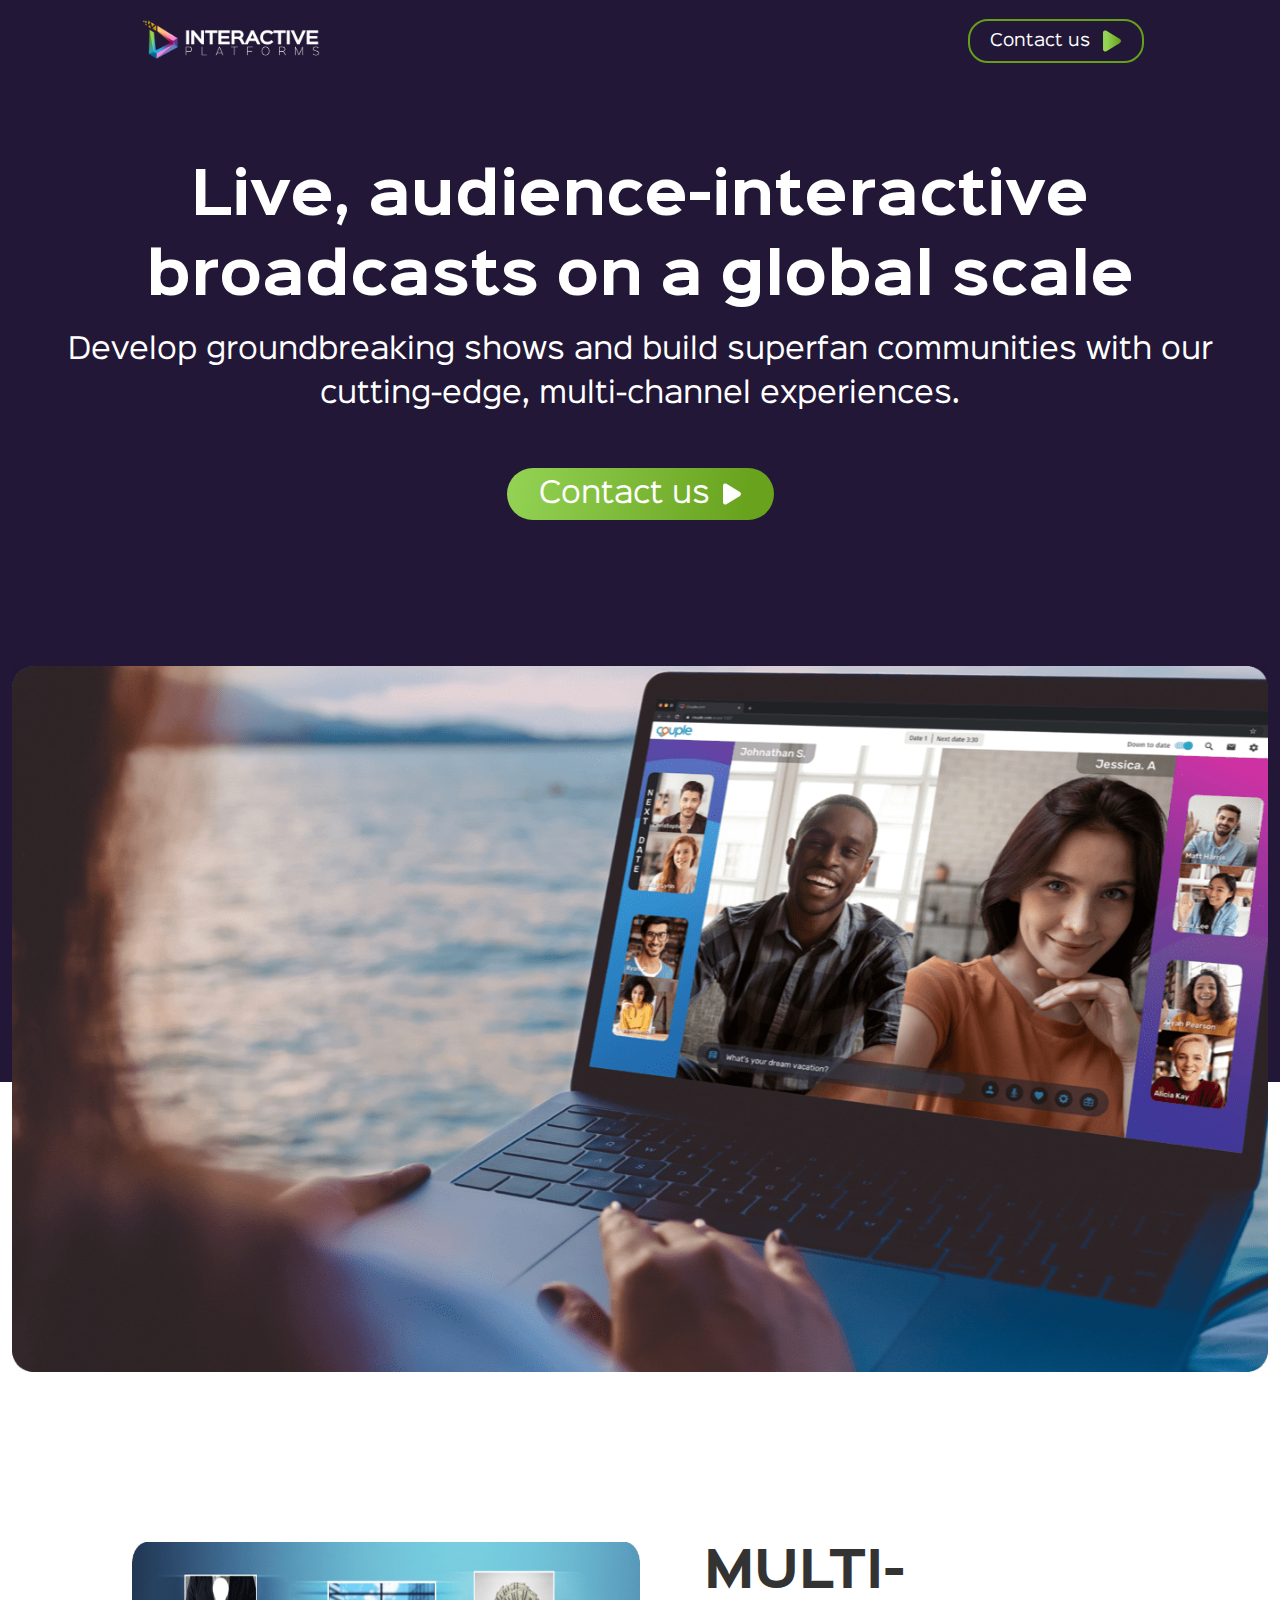
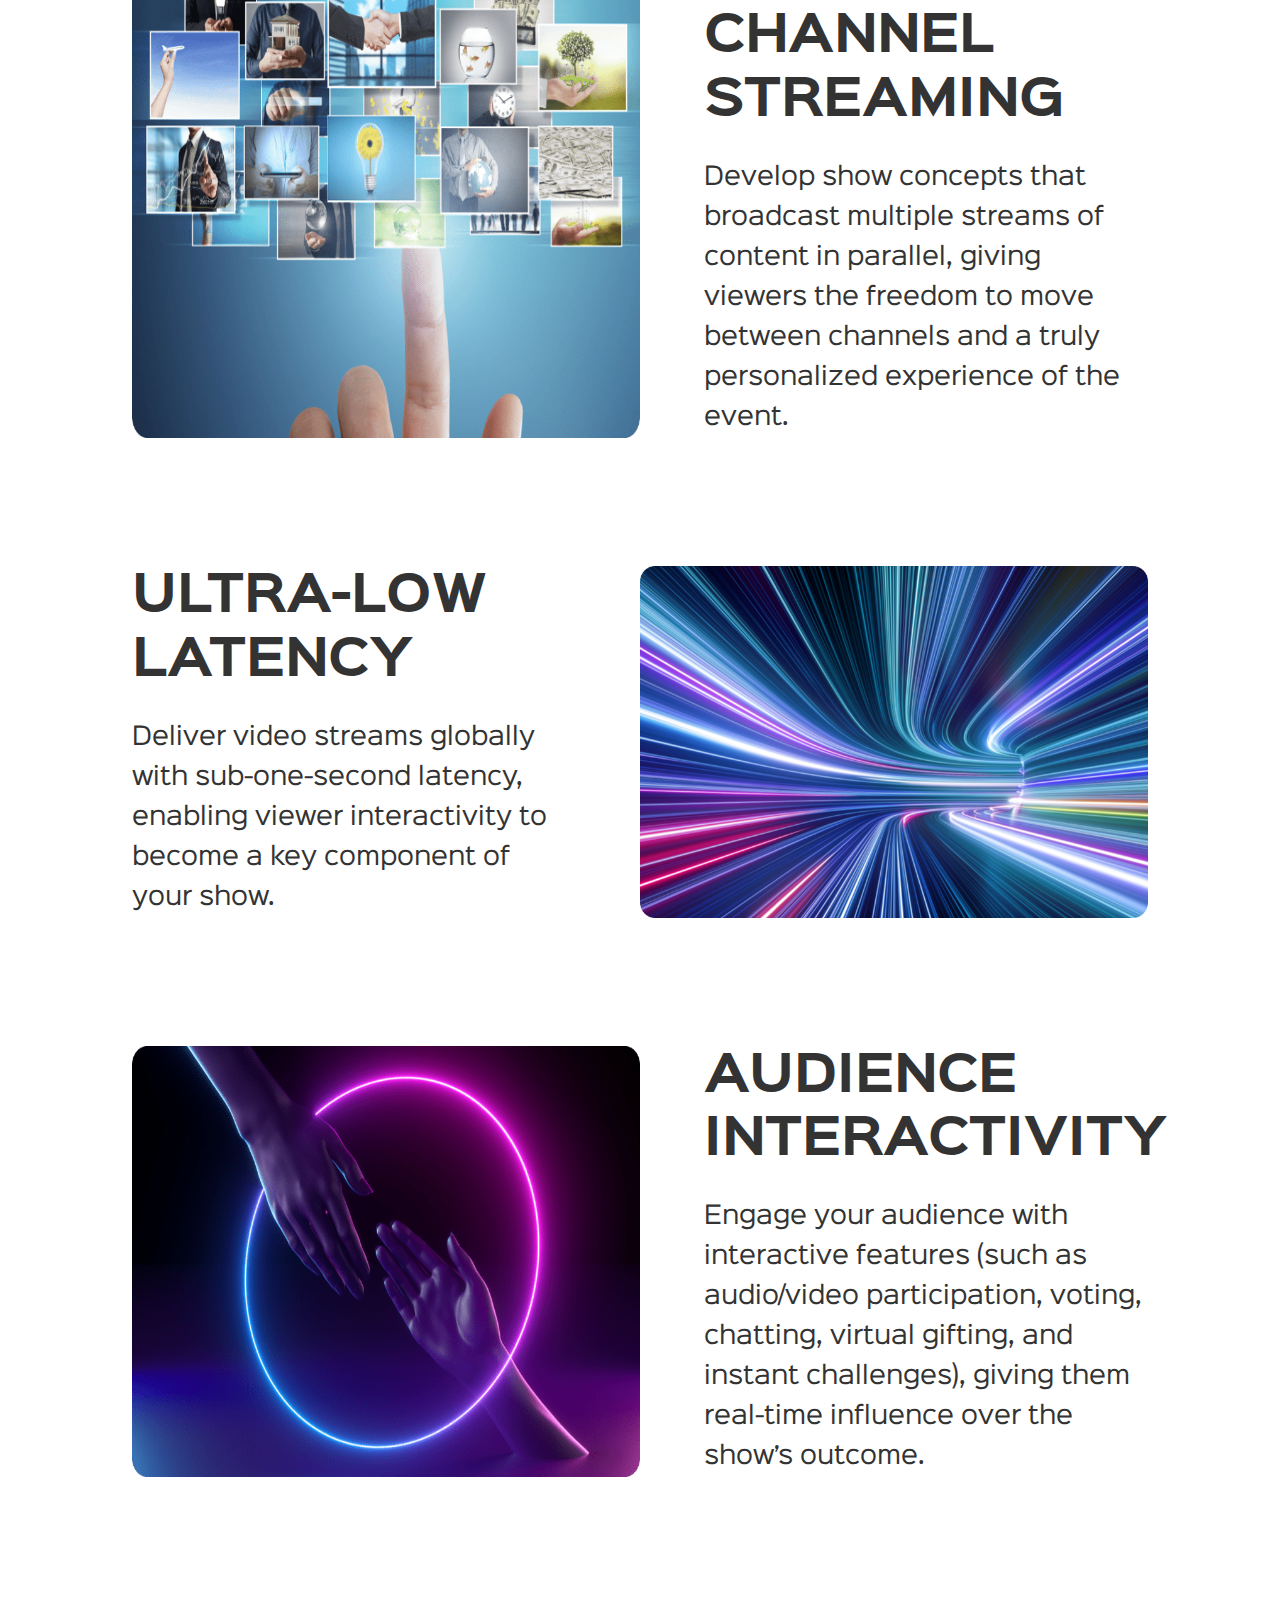
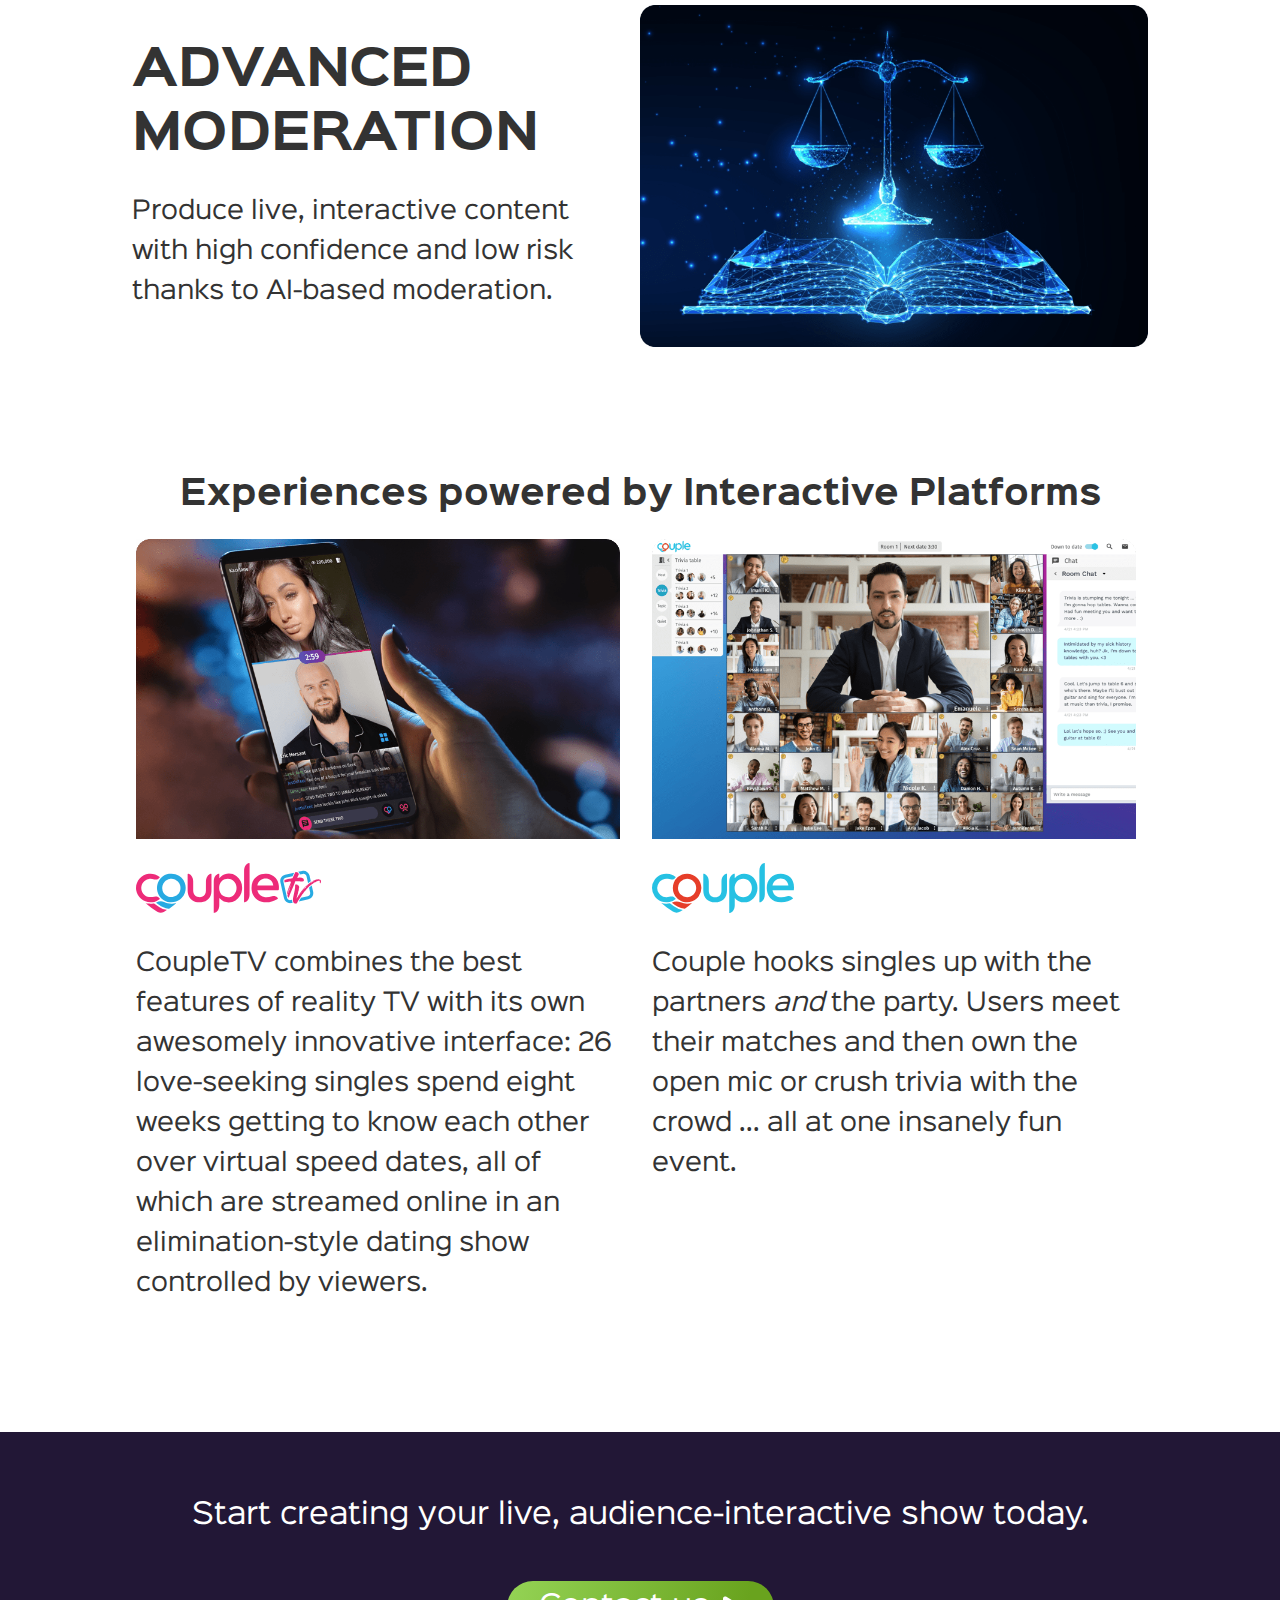
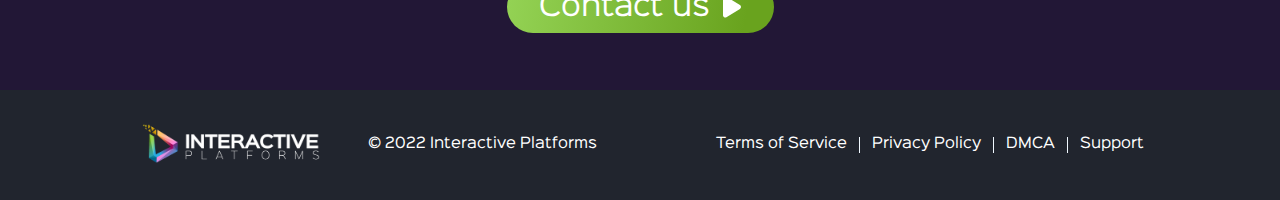
<file: index.html>
<!DOCTYPE html>
<html lang="en">

<head>
    <link rel="stylesheet" href="./css/style.css" type="text/css">
    <meta http-equiv="X-UA-Compatible" content="IE=edge">
    <meta name="viewport" content="width=device-width, initial-scale=1.0">
    <link rel="icon" type="image/x-icon" href="./assets/favicon.ico">
    <title>Home</title>
</head>

<body>
    <header class="header">
        <a href="./index.html">
            <img src="./assets/Logo.png" alt="Logo" class="header-logo">
        </a>
        <div class="contact-button-block">
            <a href="./contact/index.html" class="header-button cpointer">
                <p class="header-contact">Contact us</p>
                <img src="./assets/play-solid-with-gradient.svg" class="contact-img">
            </a>
        </div>
    </header>
    <div class="presentation-block">
        <div class="presentation-content">
            <div class="presentation-content-text">
                <h1 class="presentation-title">Live, audience-interactive broadcasts on a global scale</h1>
                <p class="presentation-text">Develop groundbreaking shows and build superfan communities with
                    our cutting-edge, multi-channel experiences.
                </p>
                <div class="contact-button">
                    <a href="./contact/index.html" class="presentation-button button-top">
                        <p>Contact us</p>
                        <img src="./assets/play-solid-with-gradient — white.svg" class="contact-img " alt="triagle">
                    </a>
                </div>
                <img src="./assets/c-product-desktop-large.png" alt="laptop photo" class="presentation-photo radius-img">
            </div>
        </div>
    </div>
    <div class="advantage">
        <div class="advantage-card">
            <img src="./assets/shutterstock-283857068-copy.png" class="card-img radius-img" alt="photo">
            <div class="card-text-content margin-left">
                <h2 class="card-title">MULTI-CHANNEL STREAMING</h2>
                <p class="card-text">
                    Develop show concepts that broadcast multiple streams of content in parallel, giving viewers the
                    freedom to move between channels and a truly personalized experience of the event.
                </p>
            </div>
        </div>
        <div class="advantage-card reverse">
            <div class="card-text-content margin-right">
                <h2 class="card-title">ULTRA-LOW LATENCY</h2>
                <p class="card-text">
                    Deliver video streams globally with sub-one-second latency, enabling viewer interactivity to become
                    a key component of your show.
                </p>
            </div>
            <img src="./assets/shutterstock-1775250392.png" class="card-img radius-img" alt="photo">
        </div>
        <div class="advantage-card">
            <img src="./assets/shutterstock-1471129031.png" class="card-img radius-img" alt="photo">
            <div class="card-text-content margin-left">
                <h2 class="card-title">AUDIENCE INTERACTIVITY</h2>
                <p class="card-text">
                    Engage your audience with interactive features (such as audio/video participation, voting, chatting,
                    virtual gifting, and instant challenges), giving them real-time influence over the show’s outcome.
                </p>
            </div>
        </div>
        <div class="advantage-card reverse">
            <div class="card-text-content margin-right">
                <h2 class="card-title">ADVANCED MODERATION</h2>
                <p class="card-text">
                    Produce live, interactive content with high confidence and low risk thanks to AI-based moderation.
                </p>
            </div>
            <img src="./assets/shutterstock-2145531139.png" class="card-img radius-img" alt="photo">
        </div>
    </div>
    <div class="experience">
        <div class="experience-title">
            <h2 class="experience-title-text">Experiences powered by Interactive Platforms</h2>
        </div>
        <div class="experience-info">
            <div class="experience-left">
                <img src="./assets/ctv-s-3-episode-5-banner.png" alt="photo">
                <img src="./assets/coupletv.svg" alt="logo" class="experience-logo">
                <p class="experience-text">
                    CoupleTV combines the best features of reality TV with its own awesomely innovative interface: 26
                    love-seeking singles spend eight weeks getting to know each other over virtual speed dates, all of
                    which are streamed online in an elimination-style dating show controlled by viewers.
                </p>
            </div>
            <div class="break"></div>
            <div class="experience-right">
                <img src="./assets/mingle-room-party-2022-pitch.png" alt="photo">
                <img src="./assets/logo_blue.svg" alt="logo" class="experience-logo">
                <p class="experience-text">
                    Couple hooks singles up with the partners <i>and</i>  the party. Users meet their matches and then own the
                    open mic or crush trivia with the crowd ... all at one insanely fun event.
                </p>
            </div>
        </div>
    </div>
    <div class="creating">
        <h2 class="creating-text">Start creating your live, audience-interactive show today.</h2>
        <div class="contact-button">
            <a href="./contact/index.html" class="presentation-button  button-bottom">
                <p>Contact us</p>
                <img src="./assets/play-solid-with-gradient — white.svg" class="contact-img" alt="triagle">
            </a>
        </div>
    </div>
    <footer class="footer">
        <div class="footer-left">
            <a href="./index.html">
                <img src="./assets/Logo.png" alt="Logo" class="header-logo">
            </a>
            <p class="footer-left-text">© 2022 Interactive Platforms</p>
        </div>
        <div class="footer-right">
            <p class="footer-right-text">Terms of Service</p>
            <div class="footer-right-line"></div>
            <p class="footer-right-text">Privacy Policy</p>
            <div class="footer-right-line"></div>
            <p class="footer-right-text">DMCA</p>
            <div class="footer-right-line"></div>
            <p class="footer-right-text">Support</p>
        </div>
    </footer>

</body>

</html>
</file>
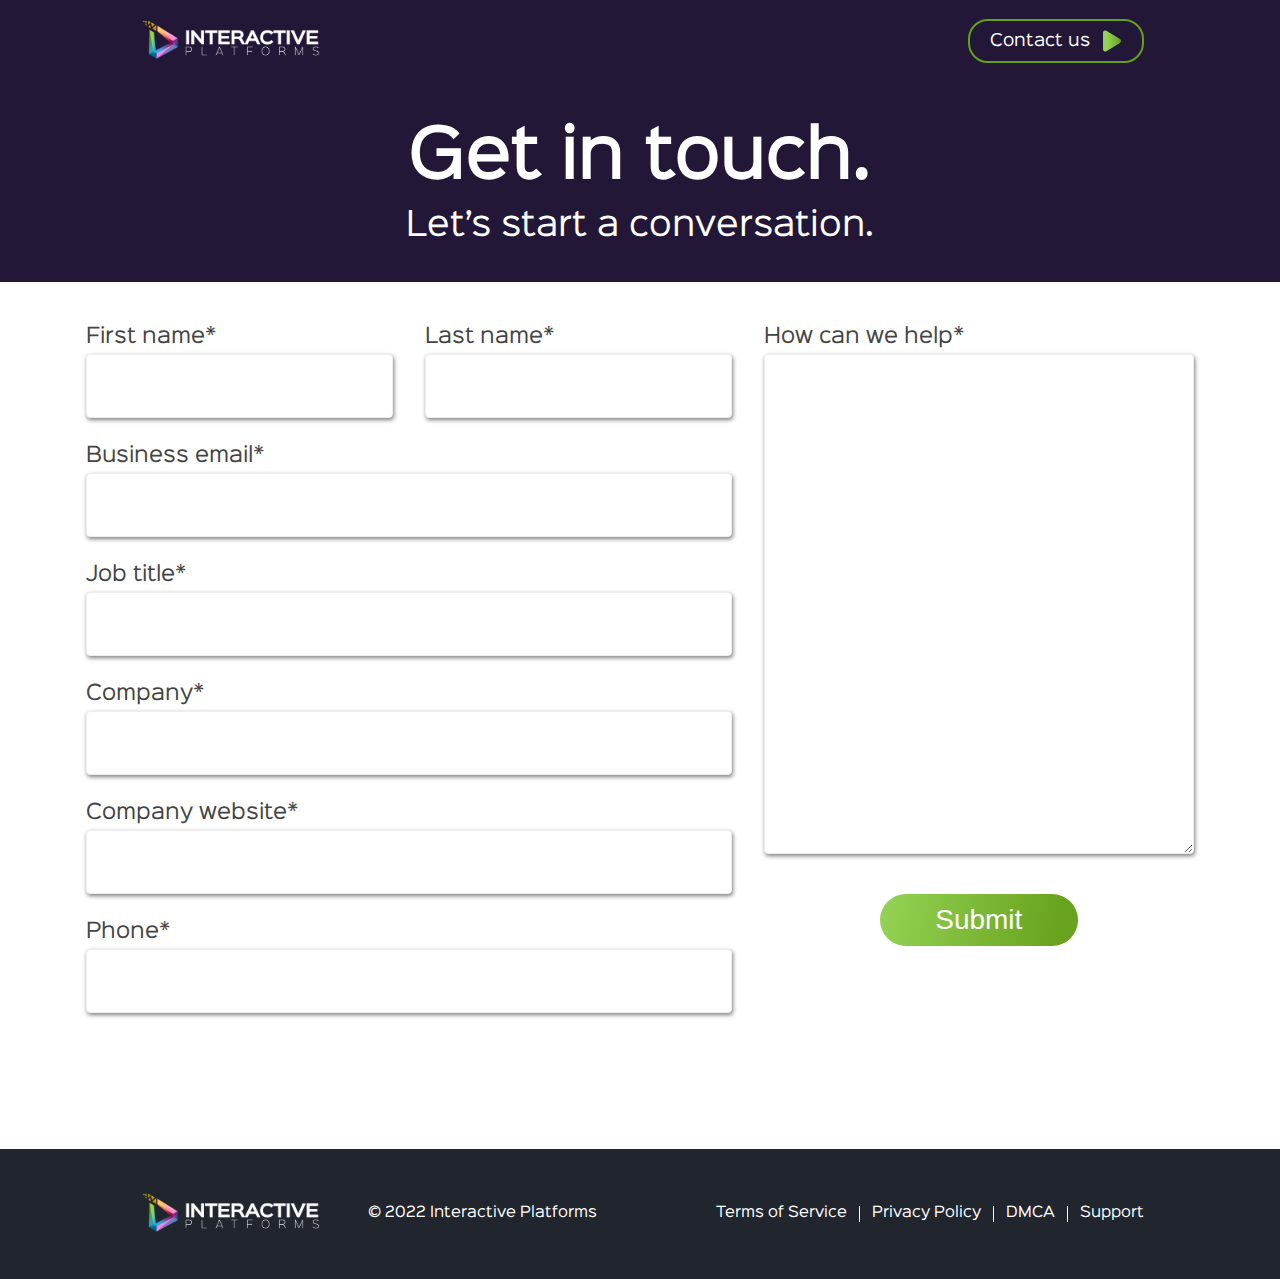
<file: contact/index.html>
<!DOCTYPE html>
<html lang="en">

<head>
    <link rel="stylesheet" href="../css/form.css" type="text/css">
    <meta http-equiv="X-UA-Compatible" content="IE=edge">
    <meta name="viewport" content="width=device-width, initial-scale=1.0">
    <title>Form</title>
    <link rel="icon" type="image/x-icon" href="../assets/favicon.ico">
</head>

<body>
    <header class="header">
        <a href="../index.html"><img src="../assets/Logo.png" alt="Logo" class="header-logo"></a>
        <div class="contact-button-block">
            <a href="../contact/index.html" class="header-button cpointer">
                <p class="header-contact">Contact us</p>
                <img src="../assets/play-solid-with-gradient.svg" class="contact-img">
            </a>
        </div>
    </header>
    <div class="title-for-form">
        <h1 class="form-title">Get in touch.</h1>
        <p class="title-p">Let’s start a conversation.</p>
    </div>
    <form class="form" onsubmit="onSubmitForm(event)">
        <div class="form-left-block">
            <div class="user-information">
                <div class="user-name">
                    <div class="first-name">
                        <label id="fnameLabel" for="fname" class="label-font-style">First name*</label>
                        <input type="text" class="input-left border-style"  id="fname">
                    </div>
                    <div class="break"></div>
                    <div class="last-name">
                        <label id="lnameLabel" for="lname" class="label-font-style ">Last name*</label>
                        <input type="text" class="input-left border-style "  id="lname">
                    </div>
                </div>
                <div class="user-info flex-about-info">
                    <label id="emailLabel" for="email" class="label-font-style">Business email*</label>
                    <input type="email" class="input-left  border-style" id="email">
                </div>
                <div class="user-info flex-about-info">
                    <label id="jobLabel" for="job" class="label-font-style">Job title*</label>
                    <input type="text" class="input-left border-style" id="job">
                </div>
                <div class="user-info flex-about-info">
                    <label id="companyLabel" for="company" class="label-font-style">Company*</label>
                    <input type="text" class="input-left border-style" id="company">
                </div>
                <div class="user-info flex-about-info">
                    <label id="websiteLabel" for="website" class="label-font-style">Company website*</label>
                    <input type="url" class="input-left border-style" id="website">
                </div>
                <div class="user-info flex-about-info">
                    <label id="phoneLabel" for="phone" class="label-font-style">Phone*</label>
                    <input type="number" class="input-left border-style" id="phone">
                </div>
            </div>
        </div>
        <div class="form-right-block">
            <p id="helpLabel" class="label-font-style">How can we help*</p>
            <textarea id="help" rows="10" class="form-textarea textarea-style border-style"></textarea>
            <button class="form-button cpointer">Submit</button>
        </div>
    </form>
    <footer class="footer">
        <div class="footer-left">
            <a href="../index.html">
                <img src="../assets/Logo.png" alt="Logo" class="header-logo">
            </a>
            <p class="footer-left-text">© 2022 Interactive Platforms</p>
        </div>
        <div class="footer-right">
            <p class="footer-right-text">Terms of Service</p>
            <div class="footer-right-line"></div>
            <p class="footer-right-text">Privacy Policy</p>
            <div class="footer-right-line"></div>
            <p class="footer-right-text">DMCA</p>
            <div class="footer-right-line"></div>
            <p class="footer-right-text">Support</p>
        </div>
    </footer>
</body>
<script>
    function onSubmitForm() {
        event.preventDefault();
        
        const fnameLabel = document.getElementById('fnameLabel');
        const fname = document.getElementById('fname');
        const isValidFname = fname.value.length > 0;
        if (isValidFname) {
            fnameLabel.className = 'label-font-style';
            fname.className = 'input-left border-style';
        }
        else {
            fnameLabel.className = 'label-font-style color-red';
            fname.className = 'input-left border-style-invalid';
        }
        const lnameLabel = document.getElementById('lnameLabel');
        const lname = document.getElementById('lname');
        const isValidLname = lname.value.length > 0;
        if (isValidLname) {
            lnameLabel.className = 'label-font-style';
            lname.className = 'input-left border-style';
        }
        else {
            lnameLabel.className = 'label-font-style color-red';
            lname.className = 'input-left border-style-invalid';
        }
        const emailLabel = document.getElementById('emailLabel');
        const email = document.getElementById('email');
        const isValidEmail = email.value.length > 0;
        if (isValidEmail) {
            emailLabel.className = 'label-font-style';
            email.className = 'input-left border-style';
        }
        else {
            emailLabel.className = 'label-font-style color-red';
            email.className = 'input-left border-style-invalid';
        }
        const jobLabel = document.getElementById('jobLabel');
        const job = document.getElementById('job');
        const isValidJob = job.value.length > 0;
        if (isValidJob) {
            jobLabel.className = 'label-font-style';
            job.className = 'input-left border-style';
        }
        else {
            jobLabel.className = 'label-font-style color-red';
            job.className = 'input-left border-style-invalid';
        }
        const companyLabel = document.getElementById('companyLabel');
        const company = document.getElementById('company');
        const isValidCompany = company.value.length > 0;
        if (isValidCompany) {
            companyLabel.className = 'label-font-style';
            company.className = 'input-left border-style';
        }
        else {
            companyLabel.className = 'label-font-style color-red';
            company.className = 'input-left border-style-invalid';
        }
        const websiteLabel = document.getElementById('websiteLabel');
        const website = document.getElementById('website');
        const isValidWebsite = website.value.length > 0;
        if (isValidWebsite) {
            websiteLabel.className = 'label-font-style';
            website.className = 'input-left border-style';
        }
        else {
            websiteLabel.className = 'label-font-style color-red';
            website.className = 'input-left border-style-invalid';
        }
        const phoneLabel = document.getElementById('phoneLabel');
        const phone = document.getElementById('phone');
        const isValidPhone = phone.value.length > 0;
        if (isValidPhone) {
            phoneLabel.className = 'label-font-style';
            phone.className = 'input-left border-style';
        }
        else {
            phoneLabel.className = 'label-font-style color-red';
            phone.className = 'input-left border-style-invalid';
        }
        const helpLabel = document.getElementById('helpLabel');
        const help = document.getElementById('help');
        const isValidHelp = help.value.length > 0;
        if (isValidHelp) {
            helpLabel.className = 'label-font-style';
            help.className = 'form-textarea textarea-style border-style';
        }
        else {
            helpLabel.className = 'label-font-style color-red';
            help.className = 'form-textarea textarea-style border-style-invalid';
        }

        const isValid = isValidFname && isValidLname && isValidEmail && isValidJob && isValidCompany && isValidWebsite && isValidPhone && isValidHelp;
        if (!isValid) {
            // alert('invalidFields')
            return;
        }
        location.href = '../thankyou/index.html';
    }
</script>

</html>
</file>
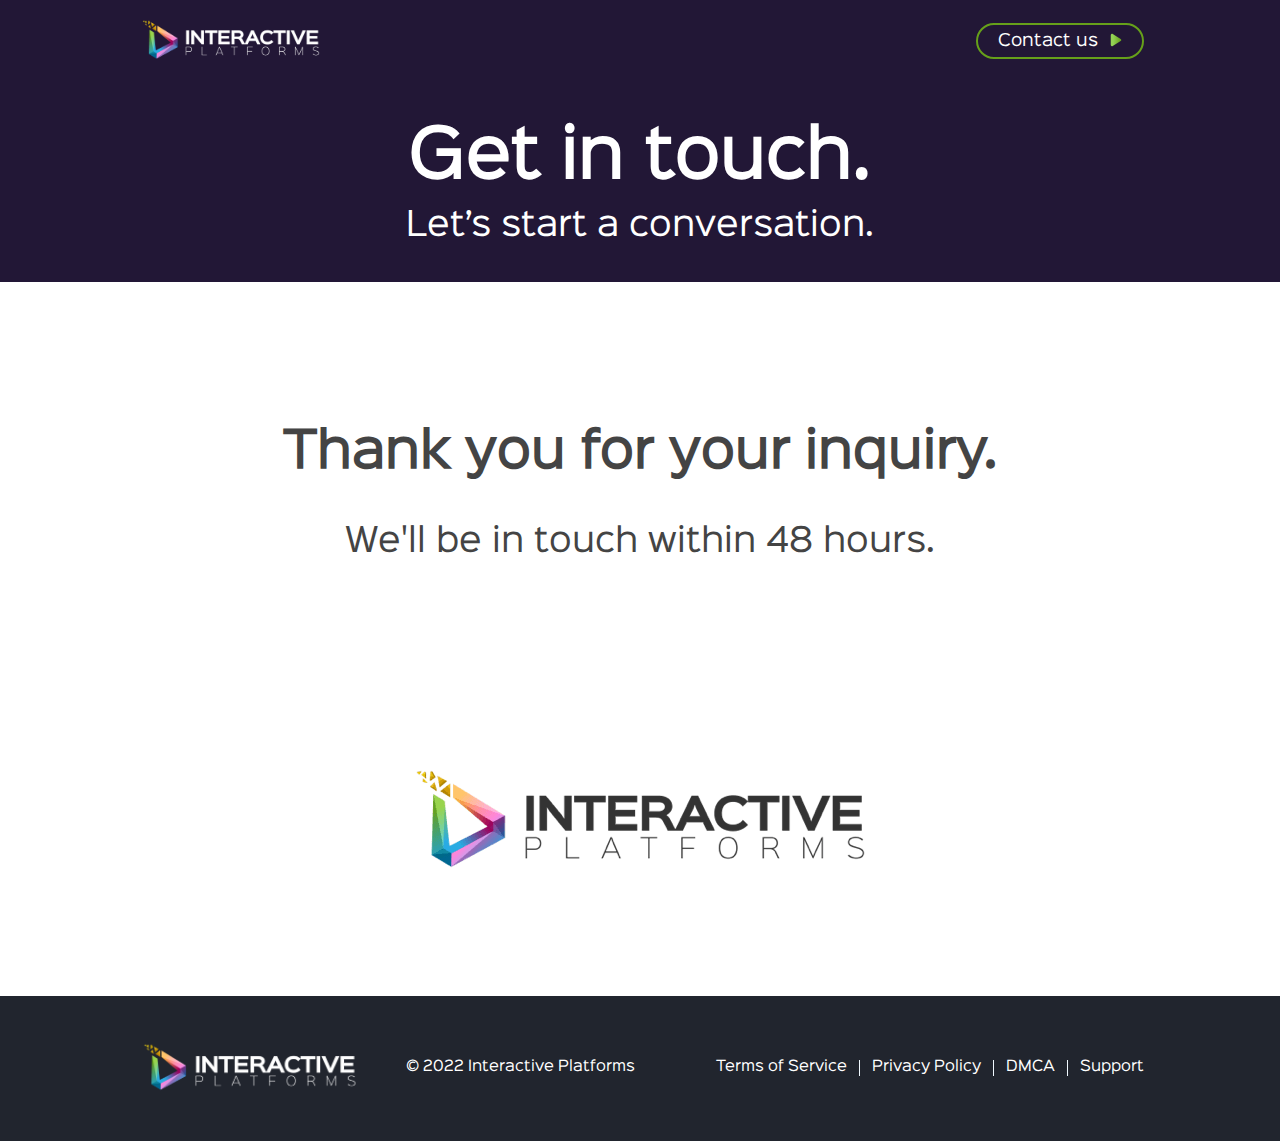
<file: thankyou/index.html>
<!DOCTYPE html>
<html lang="en">
<head>
    <link rel="stylesheet" href="../css/thanks.css" type="text/css">
    <meta http-equiv="X-UA-Compatible" content="IE=edge">
    <meta name="viewport" content="width=device-width, initial-scale=1.0">
    <link rel="icon" type="image/x-icon" href="../assets/favicon.ico">
    <title>thanks</title>
</head>
<body>
    <header class="header">
        <a href="../index.html"> <img src="../assets/Logo.png" alt="Logo" class="header-logo"></a>
        <div class="contact-button-block">
            <a href="../contact/index.html" class="header-button cpointer">
                <p class="header-contact">Contact us</p>
                <img src="../assets/play-solid-with-gradient.svg" class="contact-img">
            </a>
        </div>
    </header>
    <div class="title-for-form">
        <h1 class="form-title">Get in touch.</h1>
        <p class="title-p">Let’s start a conversation.</p>
    </div>
    <div class="info">
        <div class="info-text">
            <h2 class="info-title">Thank you for your inquiry.</h2>
            <p class="info-text">We'll be in touch within 48 hours.</p>
        </div>
        <img src="../assets/interactive-platform-final-03-1.png" class="info-img" alt="">

    </div>
    <footer class="footer">
        <div class="footer-left">
            <a href="../index.html">
                <img src="../assets/Logo.png" alt="Logo" class="footer-logo">
            </a>
            <p class="footer-left-text">© 2022 Interactive Platforms</p>
        </div>
        <div class="footer-right">
            <p class="footer-right-text">Terms of Service</p>
            <div class="footer-right-line"></div>
            <p class="footer-right-text">Privacy Policy</p>
            <div class="footer-right-line"></div>
            <p class="footer-right-text">DMCA</p>
            <div class="footer-right-line"></div>
            <p class="footer-right-text">Support</p>
        </div>
    </footer>
</body>
</html>
</file>
<file: css/style.css>
@font-face {
    font-family: "SinkinSans";
    src: url("../font/sinkin-sans-family/SinkinSans-400Regular.woff2") format('woff2');
    font-weight: normal;
}

@font-face {
    font-family: "SinkinSans";
    src: url("../font/sinkin-sans-family/SinkinSans-700Bold.woff2") format('woff2');
    font-weight: bold;
}

html {
    font-family: 'SinkinSans';
}

* {
    margin: 0;
    padding: 0;
}

.header {
    display: flex;
    flex-direction: row;
    background-color: #221736;
    padding: 0 136px;
}

.header-logo {
    width: 230px;
    object-fit: contain;
}

.header-button {
    margin-top: auto;
    margin-bottom: auto;
    width: auto;
    white-space: nowrap;
    text-decoration: none;
    display: flex;
    padding: 8px 20px;
    border-radius: 20px;
    border-style: solid;
    border-width: 2px;
    border-color: #66a01a;
    border-image-slice: 1;
}
.contact-img{
    margin-left: 12px;
    width: 20px;
    height: 24px;
}

.header-contact {
    margin-top: auto;
    margin-bottom: auto;
    text-align: center;
    color: #fff;
    text-decoration: none;
    font-family: 'SinkinSans';
    font-size: 16px;
    font-weight: 400;
    font-stretch: normal;
    font-style: normal;
    line-height: normal;
    letter-spacing: normal;
}
.contact-button-block{
    margin-left: auto;
    display: flex;
}

.presentation-block {
    background-color: #221736;
    display: flex;
    flex-direction: column;
    height: 1000px;
}

.presentation-content {
    max-width: 1408px;
    margin-left: auto;
    margin-right: auto;
    padding: 0 12px;
}

.presentation-title {
    font-family: 'SinkinSans';
    font-size: 64px;
    font-weight: bold;
    font-stretch: normal;
    font-style: normal;
    line-height: 88px;
    letter-spacing: normal;
    text-align: center;
    color: #fff;
    margin-top: 76px;
}

.presentation-text {
    font-size: 32px;
    font-weight: normal;
    font-stretch: normal;
    font-style: normal;
    line-height: 48px;
    letter-spacing: normal;
    text-align: center;
    color: #fff;
    margin-top: 10px;
}

.presentation-button {
    display: inline-flex;
    justify-content: center;
    align-items: center;
    flex-direction: row;
    text-decoration: none;
    color: #fff;
    text-align: center;
    padding: 12px 32px;
    border-radius: 28px;
    background-image: linear-gradient(100deg, #94d355, #69a31e 89%);
}
.presentation-button p{
    font-size: 28px;
    font-weight: 500;
    font-stretch: normal;
    font-style: normal;
    line-height: normal;
    letter-spacing: normal;
    text-align: center;
    color: #fff;
}

.button-top {
    margin-top: 52px;
}

.presentation-photo {
    width: 100%;
    margin-top: 146px;
}

.contact-button {
    text-align: center;
}

.advantage {
    max-width: 1648px;
    margin-top: 36%;
    padding: 0 12px;
    background-color: #ffffff;
    margin-left: auto;
    margin-right: auto;
}

.advantage-card {
    display: flex;
    flex-direction: row;
    margin-top: 128px;
}

.card-title {
    font-family: 'SinkinSans';
    font-size: 56px;
    font-weight: 600;
    font-stretch: normal;
    font-style: normal;
    line-height: 1.36;
    letter-spacing: normal;
    color: #333;
}

.card-text {
    font-family: 'SinkinSans';
    font-size: 24px;
    font-weight: normal;
    font-stretch: normal;
    font-style: normal;
    line-height: 40px;
    letter-spacing: normal;
    color: #333;
    margin-top: 24px;
}

.card-text-content {
    display: flex;
    flex-direction: column;
    margin-top: auto;
    margin-bottom: auto;
    width: 50%;
}

.margin-left {
    margin-left: 64px;
}

.margin-right {
    margin-right: 64px;
}

.card-img {
    width: 50%;
}

.experience {
    display: flex;
    flex-direction: column;
    padding: 128px 136px;
}

.experience-info {
    width: 100%;
    display: flex;
    flex-direction: row;
    margin-top: 24px;
}

.experience-title {
    width: 100%;
    display: flex;
    flex-direction: row;
    justify-content: space-between;
}

.experience-left {
    width: 48%;
    display: flex;
    flex-direction: column;
}

.experience-right {
    width: 48%;
    display: flex;
    flex-direction: column;

}

.experience-text {
    font-size: 24px;
    font-weight: normal;
    font-stretch: normal;
    font-style: normal;
    line-height: 1.67;
    letter-spacing: normal;
    color: #333;
    margin-top: 31px;
}

.experience-logo {
    margin-top: 24px;
    height: 50px;
    margin-right: auto;
}
.break{
    height: 1px;
    width: 32px;
}

.experience-title-text {
    font-weight:bold 700;
    font-size: 40px;
    font-stretch: normal;
    font-style: normal;
    line-height: 60px;
    letter-spacing: normal;
    text-align: center;
    color: #333;
    margin-left: auto;
    margin-right: auto;
}


.creating {
    background-color: #221736;
    padding: 57px 136px;
    display: flex;
    flex-direction: column;
}

.creating-text {
    font-weight: 400;
    font-size: 40px;
    font-stretch: normal;
    font-style: normal;
    line-height: 1.9;
    letter-spacing: normal;
    text-align: center;
    color: #fff;
}

.button-bottom {
    margin-top: 39px;
}

.footer {
    display: flex;
    flex-direction: row;
    background-color: #21252e;
    padding: 14px 136px;
}

.footer-left {
    display: flex;
    flex-direction: row;
}

.footer-left-text {
    font-weight: 400;
    font-size: 16px;
    font-stretch: normal;
    font-style: normal;
    line-height: 1.5;
    letter-spacing: normal;
    color: #fff;
    margin-bottom: auto;
    margin-top: auto;
    margin-left: 40px;
}

.footer-right {
    display: flex;
    flex-direction: row;
    margin-left: auto;
}

.footer-right-text {
    font-weight: 400;
    font-size: 16px;
    font-stretch: normal;
    font-style: normal;
    line-height: 1.5;
    letter-spacing: normal;
    color: #fff;
    margin-bottom: auto;
    margin-top: auto;
    cursor: pointer;
}

.footer-right-line {
    width: 1px;
    height: 16px;
    background-color: aliceblue;
    margin-bottom: auto;
    margin-top: auto;
    margin-left: 12px;
    margin-right: 12px;
}

.cpointer {
    cursor: pointer;
}

@media(max-width:1280px){
    .presentation-title{
        font-size: 56px;
        line-height: 80px;
    }
    .presentation-text{
        font-size: 28px;
        line-height: 44px;
    }
    .advantage {
        max-width: 1016px;
        /* margin-top: 402px; */
        margin-left: auto;
        margin-right: auto;
    }
    .card-title{
        font-size: 48px;
        line-height: 1.33;
    }
    .card-text{
        font-size: 24px;
        line-height: 40px;
    }
    .experience-title-text{
        font-size: 32px;
        line-height: 40px;
    }

    .experience-text{
        font-size: 24px;
        line-height: 1.67;
    }
    .creating-text{
        font-size: 28px;
    }
    .footer-right-text{
        font-size: 14px;
        line-height: 1.71;
    }
    .footer-left-text{
        font-size: 14px;
        line-height: 1.71;
    }
    .header-logo{
        width: 192px;
    }
}
@media (max-width: 1100px) {
  
    .header{
        padding: 10px 12px;
    }
    .radius-img{
        border-radius: 42px;
    }
    .contact-button-block {
        display: none !important;
    }

    .presentation-block {
        padding: 0 12px !important;
        height: 800px !important;
    }

    .presentation-button {
        margin-top: 32px !important;
        margin-bottom: 54px !important;
    }

    .presentation-photo {
        margin-top: 0 !important;
    }

    .advantage-card {
        flex-direction: column;
    }

    .card-img {
        width: 100%;
    }

    .margin-left {
        margin-left: 0px !important;
    }

    .card-text-content {
        margin-top: 16px;
        width: 100% !important;
    }


    .experience {
        margin-top: 96px !important;
        margin-bottom: 96px !important;
        padding: 0 12px !important;
    }


    .experience-info {
        flex-direction: column !important;
    }

    .experience-left {
        width: 100% !important;
    }

    .experience-right {
        margin-top: 96px !important;
        width: 100% !important;
    }

    .footer {
        flex-direction: column;
        padding: 24px 36px;
        align-items: center;
    }

    .footer-left {
        flex-direction: column !important;
    }

    .footer-right {
        margin-left: 0 !important;
    }

    .footer-left-text {
        margin-left: 0 !important;
    }
    .reverse{
        flex-direction: column-reverse !important;
    }
}
@media(max-width:768px){
    .card-title {
        font-size: 24px;
        line-height: 1.5;
    }
    .creating-text{
        font-size: 16px;
    }
    .creating {
        padding: 14px 15px 24px 15px;
    }
    .footer-right-text{
        font-size: 10px;
    }
    .experience-title-text {
        font-size: 20px;
        font-weight: bold;
        line-height: 28px;
        text-align: center;
        width: 100%;
    }
    .advantage {
        /* margin-top: 96px; */
        padding: 0 12px;
    }
    .advantage-card {
        margin-top: 0;
        margin-bottom: 96px;
    }

    .presentation-block {
        padding: 0 12px !important;
        height: 472px !important;
    }

    .presentation-title {
        margin-top: 34px;
        font-size: 18px;
        line-height: 28px;
        font-weight: 700;
    }
    .presentation-text {
        margin-top: 19px;
        font-size: 14px;
        line-height: 20px;
    }
    .presentation-button p{
        font-size: 19.4px;
    }
    .button-bottom {
        margin-bottom: 0px !important;
        margin-top: 20px !important;
    }
    .experience-text{
        font-size: 16px;
    }
    .card-text {
        font-size: 16px;
        line-height: 24px;
        margin-top: 8px;
    }
    .experience {
        margin-top: 0 !important;
    }
    .experience-info{
        margin-top: 16px !important;
    } 
    .experience-logo{
        margin-top: 16px !important;
    }
    .experience-text {
        margin-top: 12px !important;
    }
    .header-logo {
        width: 192px;
        object-fit: contain;
    }
    .footer-left{
        align-items: center;
    }
    .footer-left-text{
        font-size: 10px;
    }
    .reverse{
        flex-direction: column-reverse !important;
    }
}
</file>
<file: css/form.css>
@font-face{
    font-family: "SinkinSans";
    src: url("../font/sinkin-sans-family/SinkinSans-400Regular.woff2") format('woff2');
}

html {
    font-family: 'SinkinSans';
}

*{
    margin: 0;
    padding: 0;
}

.cpointer {
    cursor: pointer;
}

.header{
   display: flex;
   flex-direction: row;
   background-color: #221736;
   padding: 0 136px;
}
.header-logo{
    width: 230px;
    object-fit: contain;
}
.header-button{
    margin-top: auto;
    margin-bottom: auto;
    width: auto;
    white-space: nowrap;
    text-decoration: none;
    display: flex;
    padding: 8px 20px;
    border-radius: 20px;
    border-style: solid;
    border-width: 2px;
    border-color: #66a01a;
    border-image-slice: 1;
}
.header-contact{
    margin-top: auto;
    margin-bottom: auto;
    text-align: center;
    color: #fff;
    text-decoration: none;
    font-family: 'SinkinSans';
    font-size: 16px;
    font-weight: 400;
    font-stretch: normal;
    font-style: normal;
    line-height: normal;
    letter-spacing: normal;
}
.title-for-form{
    background-color: #221736;
    text-align: center;
    padding: 32px 0;
}
.form-title{
    font-size: 64px;
    font-weight: bold;
    font-stretch: normal;
    font-style: normal;
    line-height: 1.38;
    letter-spacing: normal;
    color: #fff;
}
.title-p{
    font-size: 32px;
    font-weight: normal;
    font-stretch: normal;
    font-style: normal;
    line-height: 1.5;
    letter-spacing: normal;
    text-align: center;
    color: #fff;
}
.form{
    background-color: #ffffff;
    display: flex;
    flex-direction: row;
    justify-content: space-between;
    padding: 46px 136px 136px 136px;
}
.textarea-style{
    min-height: 500px;
}
.break{
    height: 1px;
    width: 32px;
}
.user-name{
    display: flex;
    flex-direction: row;
}
.first-name{
    display: flex;
    flex-direction: column;
    flex: 1;
    
}
.last-name{
    display: flex;
    flex-direction: column;
    flex: 1;
}

.form-right-block{
    display: flex;
    flex-direction: column;
    width: 40%;
}
.form-left-block{
    width: 60%;
    display: flex;
    flex-direction: column;
    margin-right: 32px;
}
.border-style{
    border-radius: 4px;
    box-shadow: 1px 2px 4px 0 rgba(0, 0, 0, 0.5);
    border: solid 1px #eee;
}
.border-style-invalid{
    border-radius: 4px;
    box-shadow: 1px 2px 4px 0 rgba(0, 0, 0, 0.5);
    border: solid 1px #d32020;
}

.color-red {
    color: #d32020 !important;
}

.input-left {
    height: 64px;
}

.label-font-style{
    font-size: 20px;
    font-weight: normal;
    font-stretch: normal;
    font-style: normal;
    line-height: normal;
    letter-spacing: normal;
    color: #444;
    margin-bottom: 7px;
}
.user-information{
    display: flex;
    flex-direction: column;
}
.user-info{
    margin-top: 28px;
}

.flex-about-info{
    display: flex;
    flex-direction: column;
}
.contact-img{
    margin-left: 12px;
    width: 20px;
    height: 24px;
}
.form-button{
    padding: 10px 20px;
    border-radius: 28px;
    background-image: linear-gradient(100deg, #94d355, #69a31e 89%);
    font-size: 28px;
    font-weight: 500;
    font-stretch: normal;
    font-style: normal;
    line-height: normal;
    letter-spacing: normal;
    text-align: center;
    color: #fff;
    border: none;
    margin-top: 40px;
    margin-left: auto;
    margin-right: auto;
    width: 46%;
}
.footer{
    display: flex;
    flex-direction: row;
    background-color: #21252e;
    padding: 24px 136px;
}
.footer-left{
    display: flex;
    flex-direction: row;
}
.footer-left-text{
    font-size: 16px;
    font-weight: normal;
    font-stretch: normal;
    font-style: normal;
    line-height: 1.5;
    letter-spacing: normal;
    color: #fff;
    margin-bottom: auto;
    margin-top: auto;
    margin-left: 40px;
}
.footer-right{
    display: flex;
    flex-direction: row;
    margin-left: auto;
}
.footer-right-text{
    font-size: 16px;
    font-weight: normal;
    font-stretch: normal;
    font-style: normal;
    line-height: 1.5;
    letter-spacing: normal;
    color: #fff;
    margin-bottom: auto;
    margin-top: auto;
    cursor: pointer;
}
.footer-right-line{
    width: 1px;
    height: 16px;
    background-color: aliceblue;
    margin-bottom: auto;
    margin-top: auto;
    margin-left: 12px;
    margin-right: 12px;
}
.form-mobail{
    display: none;
}
.contact-button-block{
    margin-left: auto;
    display: flex;
}
input{
    font-size: 18px;
    padding-left: 10px;
    width: 100%;
    box-sizing: border-box;
    font-family: 'SinkinSans';
}
textarea{
    font-family: 'SinkinSans';
    font-size: 18px;
    padding-left: 10px;
    padding-top: 10px;
    box-sizing: border-box;
}

@media(max-width:1280px){
    .footer-right-text{
        font-size: 14px;
        line-height: 1.71;
    }
    .footer-left-text{
        font-size: 14px;
        line-height: 1.71;
    }
    .header-logo{
        width: 192px;
    }
    .form{
        padding: 45px 86px 136px 86px;
    }
}

@media (max-width: 950px) {
    .form-right-block{
        width: 100%;
    }
    .user-name-m{
        display: flex;
        flex-direction: row;
    }
    .form-right-block-mobail{
        margin-top: 20px;
    }
    .footer {
        flex-direction: column;
        padding: 24px 36px;
        align-items: center;
    }

    .footer-left {
        flex-direction: column !important;
    }

    .footer-right {
        margin-left: 0 !important;
    }

    .footer-left-text {
        margin-left: 0 !important;
    }
    .contact-button-block{
        display: none !important;
    }
    .header{
        padding: 10px 12px;
    }
    
}

@media(max-width:768px){
    .break{
        display: none;
    }
    .form{
        flex-direction: column;
        padding: 32px 12px 72px 12px;
    }
    .form-left-block{
        width: 100%;
        margin-right: 0;
    }
    .form-right-block{
        margin-top: 20px;
    }
    .textarea-style{
        height: 350px ;
        min-height: 0;
    }
    
    .input-left{
        height: 32px;
    }
    .first-name{
        margin-right: 24px;
    }
    input{
        font-size: 16px;
    }
        
    .header-logo {
        width: 191px;
        object-fit: contain;
    }
    .footer-left-text{
        font-size: 10px;
    }
    .footer-right-text{
        font-size: 10px;
    }
    .footer-left{
        align-items: center;
    }
    .form-title{
        font-size: 28px;
    }
    .title-p{
        font-size: 14px;
        margin-top: 4px;
    }
    .title-for-form{
        padding:22px 12px 24px 12px ;
    }
    .form-button{
        font-size: 20px;
    }
    .footer{
        padding: 14px 35px 16px 35px;
    }
    .form-textarea {
        height: 191px;
    }
    .label-font-style{
        font-size: 14px;
    }
}
</file>
<file: css/thanks.css>
@font-face{
    font-family: "SinkinSans";
    src: url("../font/sinkin-sans-family/SinkinSans-400Regular.woff2") format('woff2');
}

html {
    font-family: 'SinkinSans';
}

*{
    margin: 0;
    padding: 0;
}

.header{
   display: flex;
   flex-direction: row;
   background-color: #221736;
   padding: 0 136px;
}
.header-logo{
    width: 230px;
    object-fit: contain;
}
.footer-logo{
    width: 230px;
    object-fit: contain;
}
.header-button{
    margin-top: auto;
    margin-bottom: auto;
    width: auto;
    white-space: nowrap;
    text-decoration: none;
    display: flex;
    padding: 8px 20px;
    border-radius: 20px;
    border-style: solid;
    border-width: 2px;
    border-color: #66a01a;
    border-image-slice: 1;
}
.contact-img{
    margin-left: 12px;
    width: 12px;
    height: 14px;
}
.header-contact{
    margin-top: auto;
    margin-bottom: auto;
    text-align: center;
    color: #fff;
    text-decoration: none;
    font-family: 'SinkinSans';
    font-size: 16px;
    font-weight: 400;
    font-stretch: normal;
    font-style: normal;
    line-height: normal;
    letter-spacing: normal;
}

.title-for-form{
    background-color: #221736;
    text-align: center;
    padding: 32px 0;
}
.form-title{
    font-size: 64px;
    font-weight: bold;
    font-stretch: normal;
    font-style: normal;
    line-height: 1.38;
    letter-spacing: normal;
    color: #fff;
}
.title-p{
    font-size: 32px;
    font-weight: normal;
    font-stretch: normal;
    font-style: normal;
    line-height: 1.5;
    letter-spacing: normal;
    text-align: center;
    color: #fff;
}
.info{
    background-color: #ffffff;
    padding: 128px 256px;
    display: flex;
    flex-direction: column;
}

.info-title{
    font-size: 48px;
    font-weight: bold;
    font-stretch: normal;
    font-style: normal;
    line-height: 1.83;
    letter-spacing: normal;
    text-align: center;
    color: #444;
}
.info-text{
    font-size: 32px;
    font-weight: normal;
    font-stretch: normal;
    font-style: normal;
    line-height: 2.75;
    letter-spacing: normal;
    text-align: center;
    color: #444;
}
.info-img{
    object-fit: contain;
    margin-top: 184px;
    min-width: 34%;
    max-width: 70%;
    margin-right: auto;
    margin-left: auto;
}
.footer{
    display: flex;
    flex-direction: row;
    background-color: #21252e;
    padding: 24px 136px;
}
.footer-left{
    display: flex;
    flex-direction: row;
}
.footer-left-text{
    font-size: 16px;
    font-weight: normal;
    font-stretch: normal;
    font-style: normal;
    line-height: 1.5;
    letter-spacing: normal;
    color: #fff;
    margin-bottom: auto;
    margin-top: auto;
    margin-left: 40px;
}
.footer-right{
    display: flex;
    flex-direction: row;
    margin-left: auto;
}
.footer-right-text{
    font-size: 16px;
    font-weight: normal;
    font-stretch: normal;
    font-style: normal;
    line-height: 1.5;
    letter-spacing: normal;
    color: #fff;
    margin-bottom: auto;
    margin-top: auto;
    cursor: pointer;
}
.footer-right-line{
    width: 1px;
    height: 16px;
    background-color: aliceblue;
    margin-bottom: auto;
    margin-top: auto;
    margin-left: 12px;
    margin-right: 12px;
}
.contact-button-block{
    margin-left: auto;
    display: flex;
}
@media(max-width:1280px){
  
    .footer-right-text{
        font-size: 14px;
        line-height: 1.71;
    }
    .footer-left-text{
        font-size: 14px;
        line-height: 1.71;
    }
    .header-logo{
        width: 192px;
    }
}

@media (max-width: 1100px) {
   
    .contact-button-block{
        display: none !important;
    }

    .info{
        align-items: center;
        padding: 128px 12px;
    }
    .info-img {
        max-width: 320px;
    }

    .footer {
        flex-direction: column;
        padding: 24px 36px;
        align-items: center;
    }
    .footer-left {
        flex-direction: column !important;
    }
    .footer-right {
        margin-left: 0 !important;
    }
    .footer-left-text {
        margin-left: 0 !important;
    }
}

@media(max-width:768px){
    .contact-button-block{
        display: none !important;
    }
    .header{
        padding: 10px 12px;
    }
    .header-logo {
        width: 153px;
        object-fit: contain;
    }
    .footer-right-text{
        font-size: 10px;
    }
    .footer-left{
        align-items: center;
    }
    .form-title{
        font-size: 28px;
    }
    .info{
        padding: 75px 12px 214px 12px;
    }
    .info-title{
        font-size: 20px;
        font-weight: bold;
    }
    .info-text{
        font-size: 16px;
    }
    .info-img{
        width: 244px;
        margin-top: 75px;
    }
    .title-p{
        font-size: 14px;
    }
    .title-for-form{
        padding:22px 12px 24px 12px ;
    }
    .form-button{
        font-size: 20px;
    }
    .footer{
        padding: 14px 35px 16px 35px;
    }
}
</file>
